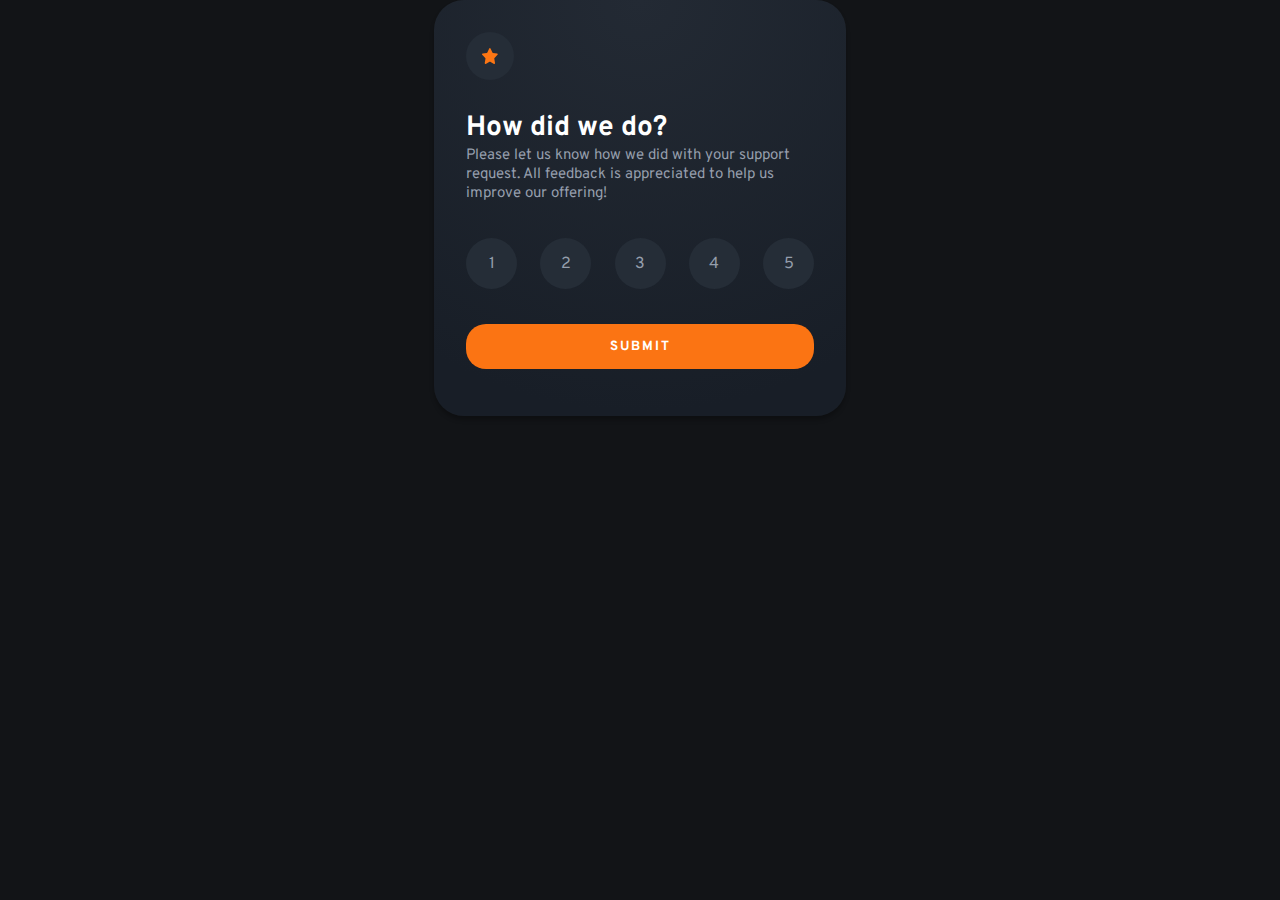
<file: Aula 8/index.html>
<!DOCTYPE html>
<html lang="en">
<head>
    <meta charset="UTF-8">
    <meta name="viewport" content="width=device-width, initial-scale=1.0"> <!-- displays site properly based on user's device -->

    <link rel="icon" type="image/png" sizes="32x32" href="./images/favicon-32x32.png">

    <title>Frontend Mentor | Interactive rating component</title>

    <link rel="stylesheet" href="./css/style.css">
    <link rel="preconnect" href="https://fonts.googleapis.com">
    <link rel="preconnect" href="https://fonts.gstatic.com" crossorigin>
    <link href="https://fonts.googleapis.com/css2?family=Overpass:ital,wght@0,400;0,700;1,400;1,700&display=swap" rel="stylesheet">
</head>
<body>

  <!-- Rating state start -->

  <header></header>
    <main>
        <div class="container">
            <div class="card-rating">
                <div class="icon">
                    <img src="./images/icon-star.svg" alt="Star" id="star">
                </div>
                <div class="text-content">
                    <h2>How did we do?</h2>
                    <p>Please let us know how we did with your support request. All feedback is appreciated to help us improve our offering!</p>
                </div>
                <ul class="rating-group">
                    <li class="rating-single">1</li>
                    <li class="rating-single">2</li>
                    <li class="rating-single">3</li>
                    <li class="rating-single">4</li>
                    <li class="rating-single">5</li>
                </ul>
                <button id="submit">Submit</button>
            </div>
        </div>
    </main>
    <footer></footer>

  <script src="script.js"></script>
</body>
</html>
</file>
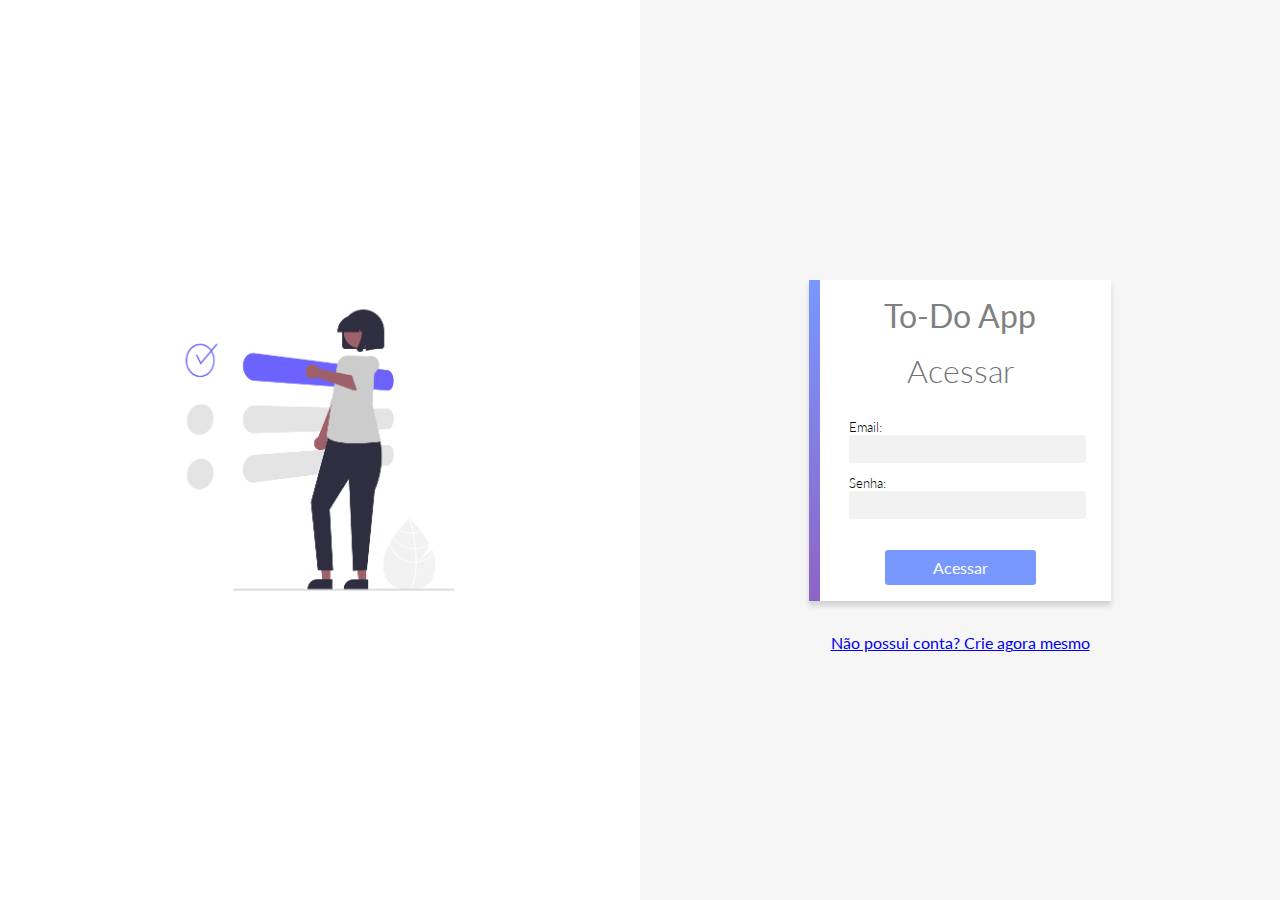
<file: Chekpoint 2/index.html>
<!DOCTYPE html>
<html lang="pt-BR">
  <head>
    <meta charset="UTF-8" />
    <meta http-equiv="X-UA-Compatible" content="IE=edge" />
    <meta name="viewport" content="width=device-width, initial-scale=1.0" />
    <title>To-Do App</title>

    <!-- ---------------- estilos compartilhados entre login e signup ---------------- -->
    <link rel="stylesheet" href="styles/acesso.css" />
  </head>

  <body>
    <div class="left">
      <img src="./assets/pessoa-login.png" alt="" />
    </div>

    <div class="right">
      <form id="form">
        <div class="form-header">
          <p>To-Do App</p>
        </div>
        <h1>Acessar</h1>
        <label>
          Email:
          <input id="input-email" type="text" />
          <span id="error-message"></span>
        </label>
        <label>
          Senha:
          <input id="input-password" type="password" />
          <span id="senha"></span>
        </label>

        <button type="submit" >Acessar</button>
      </form>
      <div class="ingressar">
        <a href="signup.html">Não possui conta? Crie agora mesmo</a>
      </div>
    </div>

    <!-- ---------------------- lógica aplicada no login ----------------------- -->
    <script src="scripts/login.js"></script>
  </body>
</html>
</file>
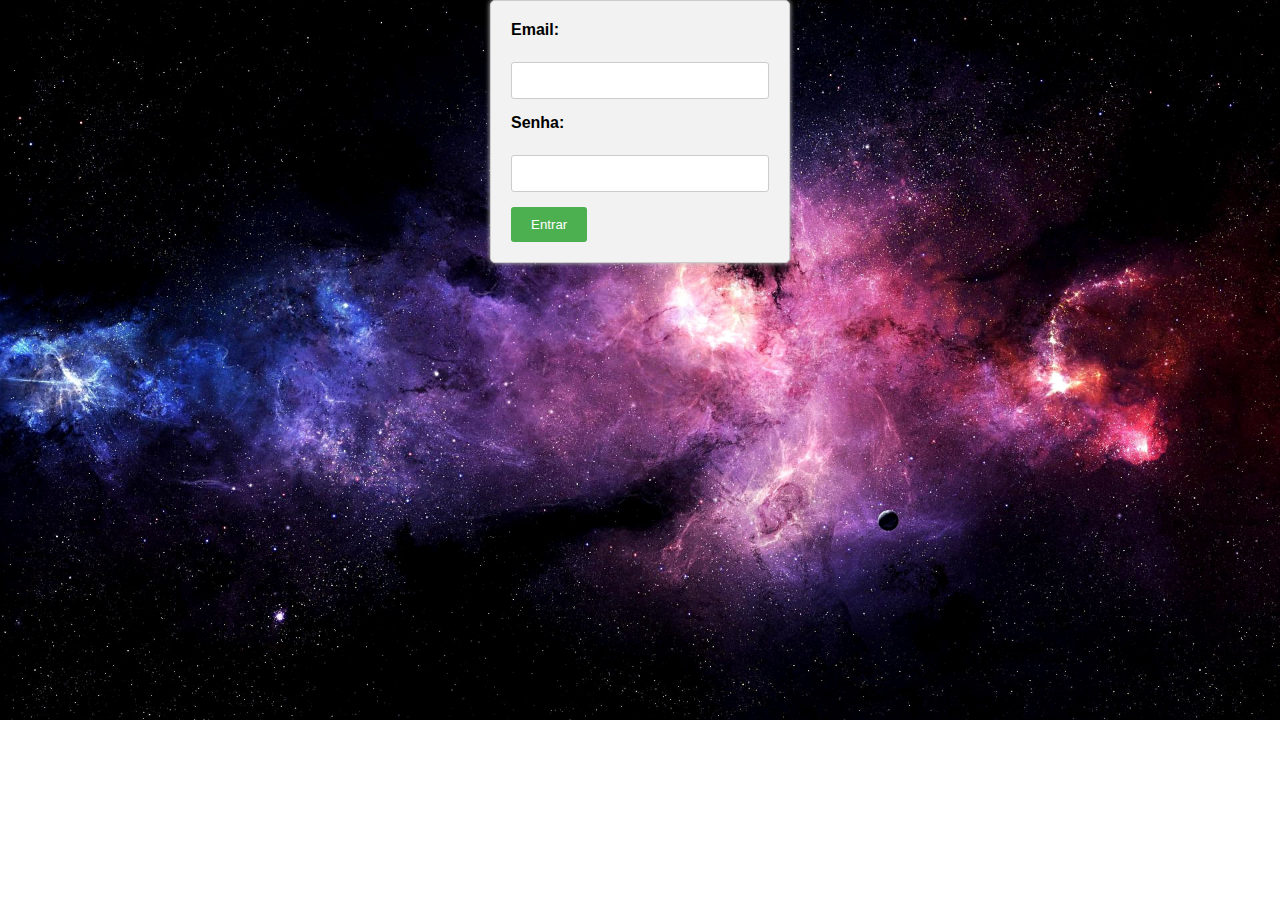
<file: Chekpoint1/index.html>
<!DOCTYPE html>
<html lang="pt-br">
<head>
    <meta charset="UTF-8">
    <meta http-equiv="X-UA-Compatible" content="IE=edge">
    <meta name="viewport" content="width=device-width, initial-scale=1.0">
    <link rel="stylesheet" href="css/style2.css">
    <title>Seja bem vindo!!</title>
</head>
<body>
<div class="pai">
    <form class= "forms">
        <label for="email">Email:</label><br>
        <input type="email" id="email" name="email" required><br>
        <label for="senha">Senha:</label><br>
        <input type="password" id="senha" name="senha" required><br>
        <input type="submit" value="Entrar" href="PgInicial.html">
    </form>
</div>
    <section id="container">
        <h1>Seja bem vindo(a) ao meu CheckPoint</h1>
        <p>Feito por Felipe de Andrade e Samuel Andrade</p>
        <button>
            <a href="PgInicial.html">Vamos começar!</a>
        </button>
    </section>
    <script src="js/scripts2.js"></script>
</body>
</html>
</file>
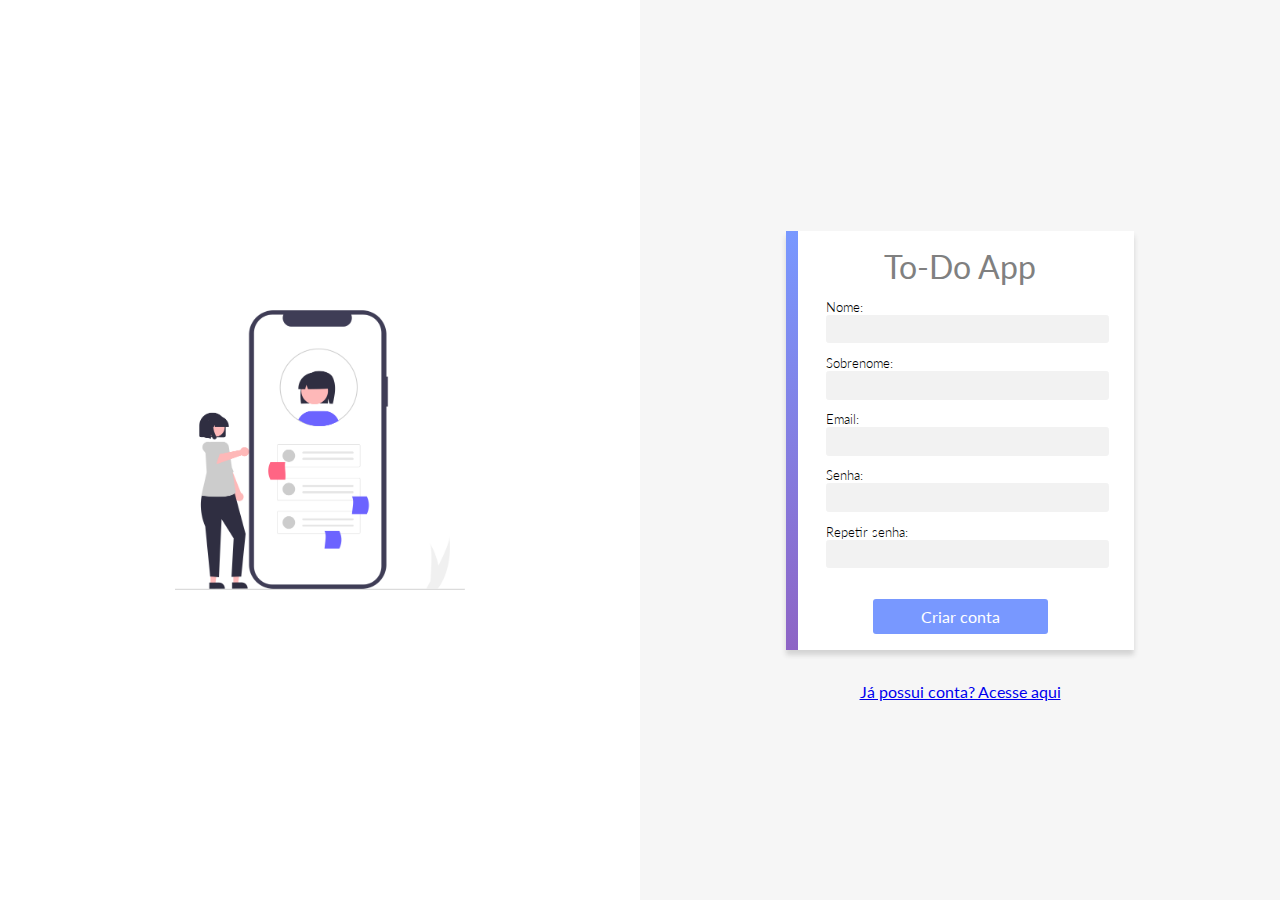
<file: Chekpoint 2/signup.html>
<!DOCTYPE html>
<html lang="pt-BR">

<head>
  <meta charset="UTF-8">
  <meta http-equiv="X-UA-Compatible" content="IE=edge">
  <meta name="viewport" content="width=device-width, initial-scale=1.0">
  <title>To-Do App</title>

  <!-- ---------------- estilos compartilhados entre login e signup ---------------- -->
  <link rel="stylesheet" href="styles/acesso.css">

</head>

<body>

  <div class="left">
    <img src="./assets/pessoa-signup.png" alt="">
  </div>
  <div class="right">
    <form id="form">
      <div class="form-header">
        <p>To-Do App</p>
      </div>

      <label>
        Nome:
        <input id="name"  type="text">
        <span class="erro" id="name-error"></span>
      </label>
      <label >
        Sobrenome:
        <input id="surname" type="text">
        <span class="erro" id="last-name-error"></span>
      </label>
      <label>
        Email:
        <input id="email" type="email">
        <span class="erro" id="email-error"></span>
      </label>
      <label>
        Senha:
        <input id="input-password" type="password">
        <span class="erro" id="password-error"></span>
      </label>
      <label>
        Repetir senha:
        <input id="password-confirm" type="password">
        <span class="erro" id="confirm-password-error"></span>
      </label>

      <button id="submit">Criar conta</button>

    </form>
    <div class="ingressar">
      <a href="index.html">Já possui conta? Acesse aqui</a>
    </div>
  </div>


    <!-- ---------------------- lógica aplicada no registro -------------------- -->
  
    <script src="scripts/singup.js"></script>
</body>

</html>
</file>
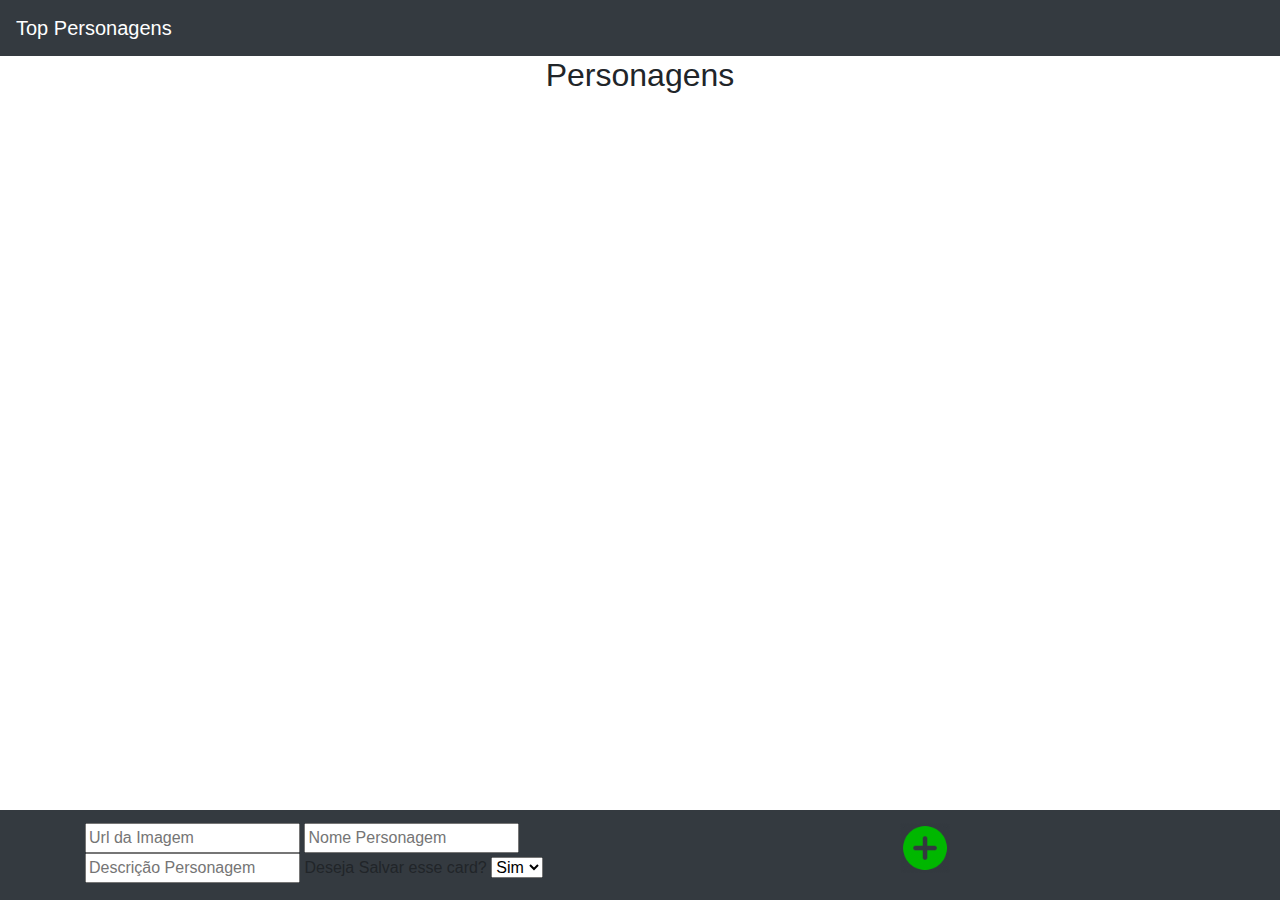
<file: Chekpoint1/PgInicial.html>
<!DOCTYPE html>
<html lang="pt-br">
<head>
    <meta charset="UTF-8">
    <meta name="viewport" content="width=device-width, initial-scale=1.0">
    <meta http-equiv="X-UA-Compatible" content="ie=edge">
    <title>Top Personagens</title>
    <!--Bootstrap-->
    <link rel="stylesheet" href="https://stackpath.bootstrapcdn.com/bootstrap/4.4.1/css/bootstrap.min.css" integrity="sha384-Vkoo8x4CGsO3+Hhxv8T/Q5PaXtkKtu6ug5TOeNV6gBiFeWPGFN9MuhOf23Q9Ifjh" crossorigin="anonymous">

    <link rel="stylesheet" href="css/style.css">
</head>
<body>
    <header>
        <nav class="navbar navbar-dark bg-dark">
            <a class="navbar-brand" href="#">Top Personagens</a>
        </nav>
    </header>
    <main class="container">
        <div class="row">
            <div class="col-md-12 text-center">
                <h2>Personagens</h2>
            </div>
        </div>
        <div id="board" class="row justify-content-center align-items-center">          
        </div>
    </main>
    <footer class="bg-dark ">
        <div class="container">
            <div class="row align-center">
                <div class="col-md-7">
                    <input type="text" id="UrlImg" placeholder="Url da Imagem " required>
                    <input type="text" id="NomePersonagem" placeholder="Nome Personagem" required>
                    <input type="text" id="DiscrPersonagem" placeholder="Descrição Personagem" required>
                    
                    <label for="cars">Deseja Salvar esse card?</label>
                    <select name="cars" id="confirmacao">
                        <option value="Sim">Sim</option>
                        <option value="Não">Não</option>
                    </select>
                </div>
                <div class="col-md-4 text-center">
                    <img src="img/add.png" class="icon" id="add">
                </div>
            </div>
        </div>
    </footer>

    <!--Arquivos js-->
    <script src="js/scripts.js"></script>
</body>
</html>
</file>
<file: Aula 8/css/style.css>
* {
    margin: 0;
    padding: 0;
    box-sizing: border-box;
    font-family: 'Overpass', sans-serif;
    list-style: none;
}

h1, h2, h3, h4, h5, h6, p, span, li {
    color: white;
}

h2 {
    font-size: 28px;
}

p {
    font-size: 15px;
    color: hsl(217, 12%, 63%);
}

body {
    background-color: hsl(216, 12%, 8%);
}

.container {
    display: flex;
    width: 100%;
    justify-content: center;
    align-items: center;
}

.card-rating {
    width: 412px;
    height: 416px;
    padding: 32px;
    background: radial-gradient(98.96% 98.96% at 50% 0%, #232A34 0%, #181E27 100%);
    box-shadow: 0px 4px 4px rgba(0, 0, 0, 0.25);
    border-radius: 30px;
}

.icon {
    width: 48px;
    height: 48px;
    background-color: hsl(213, 19%, 18%);
    border-radius: 50%;
    display: flex;
    justify-content: center;
    align-items: center;
    margin-bottom: 30px;
}

.icon #star {
    width: 16px;
    height: 16px;
}

.rating-group {
    display: flex;
    justify-content: space-between;
}

.rating-group .rating-single {
    background-color: hsl(213, 19%, 18%);
    width: 51px;
    height: 51px;
    display: flex;
    justify-content: center;
    align-items: center;
    border-radius: 50%;
}

.rating-group {
    margin: 35px 0;
}
.rating-single {
    color: hsl(217, 12%, 63%);
}

#submit {
    width: 100%;
    height: 45px;
    color: white;
    text-transform: uppercase;
    background-color: hsl(25, 97%, 53%);
    border: none;
    border-radius: 20px;
    font-weight: 700;
    letter-spacing: 2px;
}

#submit:hover {
    color:hsl(25, 97%, 53%);
    background-color: white;
    cursor: pointer;
}
</file>
<file: Chekpoint 2/styles/acesso.css>
@import url('./common.css');

body{
  display: flex;
}

h1 {
  color: rgb(116, 116, 116);
  font-weight: 300;
  margin: .5em 0;
}

form {
  position: relative;
  max-width: 26em;
  background-color: white;
  display: flex;
  align-items: center;
  flex-direction: column;
  margin: 2em auto;
  box-shadow: 0 5px 5px lightgrey;
  padding: 1em 2.5em;
  box-sizing: border-box;
}

form:after {
  position: absolute;
  content: '';
  width: .7em;
  height: 100%;
  top: 0;
  left: 0;
  background: linear-gradient(var(--primary), var(--secondary));
}


input {
  width: 100%;
  padding: .4em .5em;
  background-color: var(--app-grey);
  border: 1px solid var(--app-grey);
  border-radius: .2em;
}

input:focus {
  outline: none;
  border: 1px solid lightgrey;
}

label {
  width: 100%;
  font-weight: 300;
  margin-bottom: -.1em;
  margin-top: 1em;
  font-size: .8em;
}

button {
  padding: .5em 3em;
  background-color: var(--primary);
  color: white;
  margin-top: 2em;
  font-weight: 400;
  font-size: 1em;
}

.form-header {
  color: grey;
  font-size: 2em;
}
.ingressar{
  text-align: center;
}
.left{
  width: 50%;  
  background-color: white;
  text-align: center;
  display: flex;
  align-items: center;
  justify-content: center;
}
.left img{
  width:60%;
}
.right{
  width: 50%;
  display: flex;
  flex-direction: column;
  align-items: center;
  justify-content: center;
}

label span#error-message {
  background-color: rgba(255, 64, 64, 0.7);
  border-color: rgb(152, 7, 7);
}

label span#senha{
  background-color: rgba(255, 64, 64, 0.7);
  border-color: rgb(152, 7, 7);
}

.erro{
  background-color: rgba(255, 64, 64, 0.7);
  border-color: rgb(152, 7, 7);
}
</file>
<file: Chekpoint1/css/style2.css>
* {
    margin: 0;
    padding: 0;
    box-sizing: border-box;
    font-family: 'Overpass', sans-serif;
    list-style: none;
}

body{
  background-image: url("../img/Wallpaper\ 4K\ Pc\ Universo\ Ideas.jpg");
  background-size: cover;
  background-repeat: no-repeat;
  background-size: cover;
}

.pai {
    display: flex;
    width: auto;
    height: 100%;
    justify-content: space-between;
}

.forms {
  width: 300px;
  margin: auto;
  padding: 20px;
  background-color: #f2f2f2;
  border: 1px solid #ccc;
  border-radius: 5px;
  box-shadow: 0px 0px 5px #ccc;
  }
  
  /* Estilos dos rótulos */
  .forms label {
  display: block;
  font-weight: bold;
  margin-bottom: 5px;
  }
  
  /* Estilos dos campos de entrada */
  .forms input[type="email"],
  input[type="password"] {
  width: 100%;
  padding: 10px;
  margin-bottom: 15px;
  border: 1px solid #ccc;
  border-radius: 3px;
  }
  
  /* Estilos do botão de envio */
  .forms input[type="submit"] {
  background-color: #4CAF50;
  color: white;
  padding: 10px 20px;
  border: none;
  border-radius: 3px;
  cursor: pointer;
  transition: background-color 0.3s;
  }
  
  /* Estilos do botão de envio ao passar o mouse */
  .forms input[type="submit"]:hover {
  background-color: #3e8e41;
  }

  #container {
  display: none;
  position: absolute;
  top: 50%;
  left: 50%;
  transform: translate(-50%, -50%);
  text-align: center;
  background-color: rgba(255, 255, 255, 0.8);
  padding: 30px;
  }
  
  #container h1 {
  margin-bottom: 20px;
  }
  
  #container p {
  margin-bottom: 40px;
  }

  #container button {
  text-decoration: none;
  background-color: #4CAF50;
  color: white;
  padding: 10px 20px;
  border: none;
  border-radius: 3px;
  cursor: pointer;
  transition: background-color 0.3s;
}
</file>
<file: Chekpoint1/css/style.css>
*{
    word-wrap: break-word;
}

.tarefa {
    border: 1px solid #404040;
    border-radius: 20px;
    padding: 30px;
    display: flex;
    min-width: 340px;
}

.icon{
    width: 50px;
}

.icon:active{
    box-shadow: 0 3px 0 #00823F;
    top: 3px;
}

footer{
    position: fixed;
    width: 100vw;
    bottom: 0;
    height: 10vh;
    display: flex;
    align-items: center;
}

#novaTarefa {
    width: 80%;
    border-radius: 20px;
}

.tamanho{
    max-width: 100px;

}
</file>
